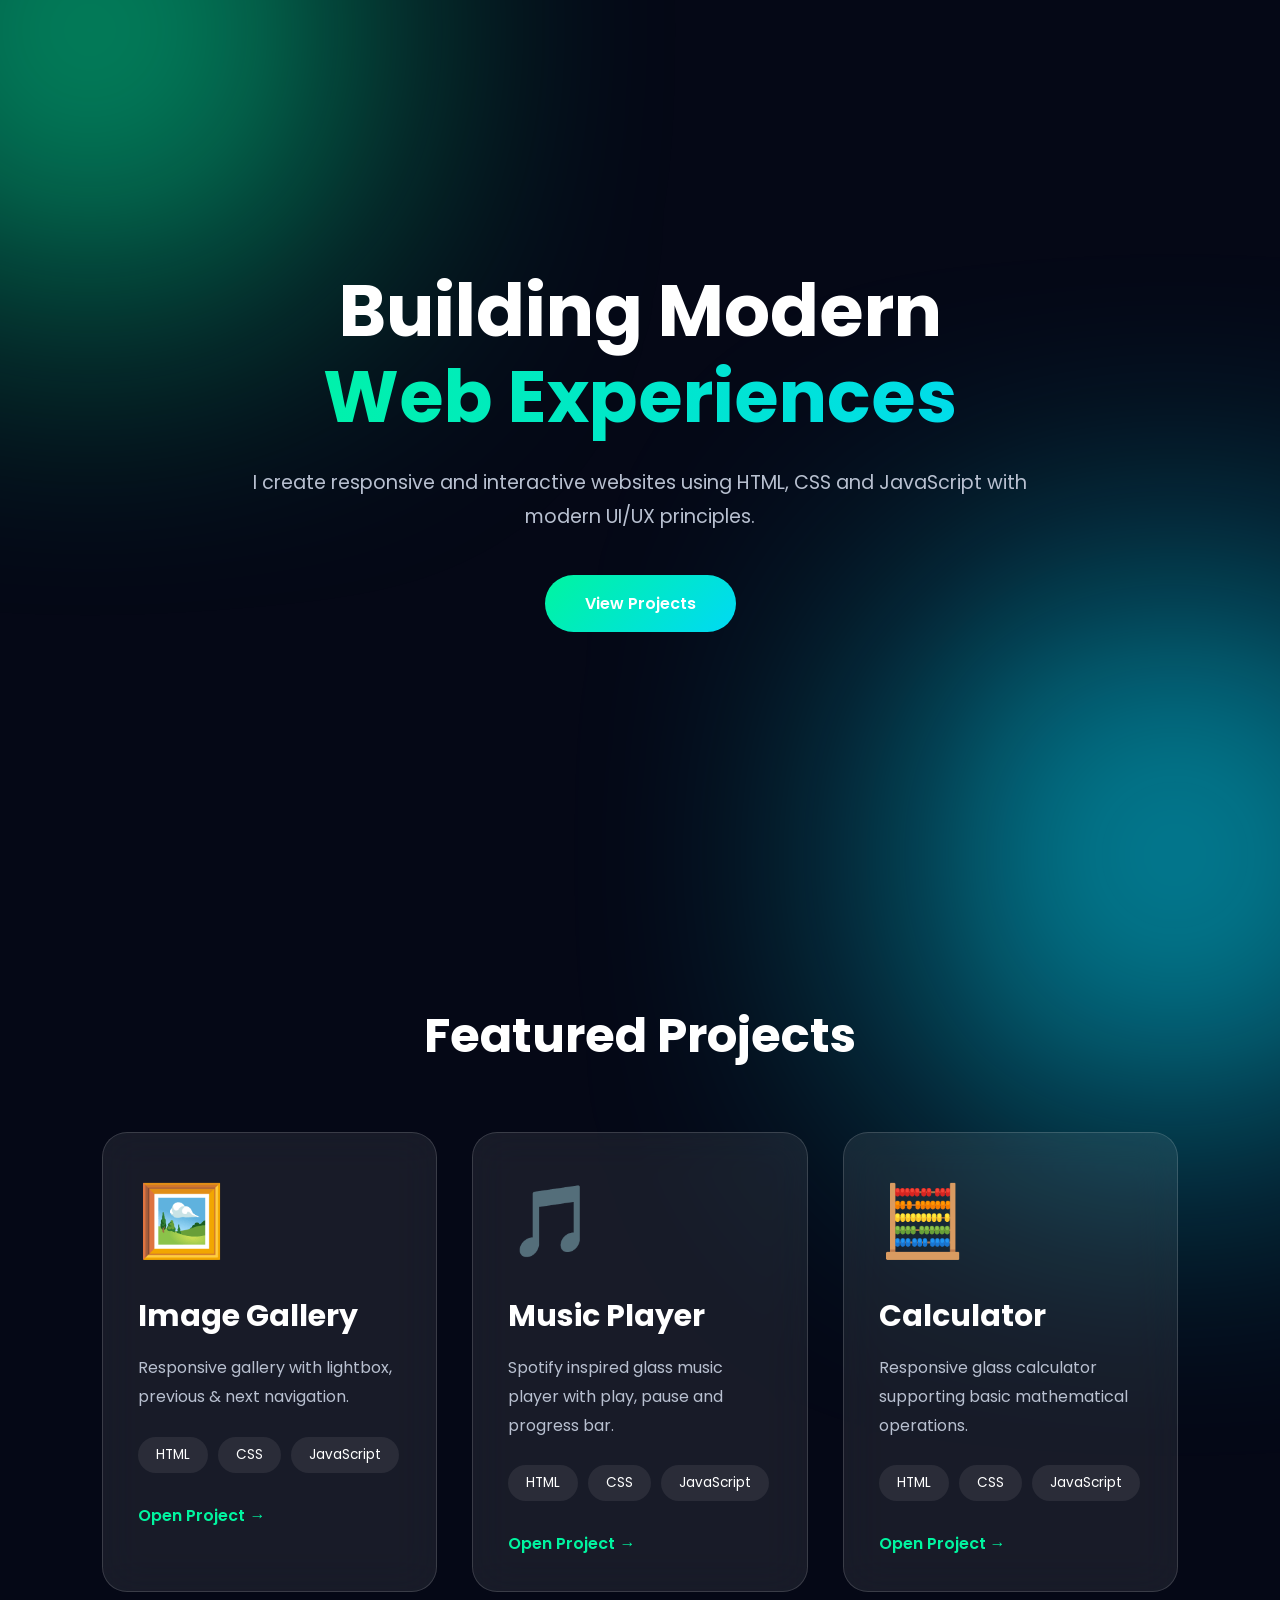
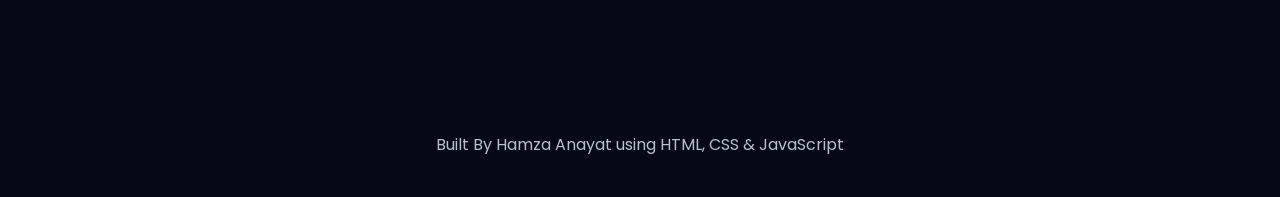
<file: index.html>
<!DOCTYPE html>
<html lang="en">

<head>

    <meta charset="UTF-8">
    <meta name="viewport" content="width=device-width, initial-scale=1.0">

    <title>Portfolio</title>

    <!-- Google Font -->

    <link rel="preconnect" href="https://fonts.googleapis.com">

    <link rel="preconnect" href="https://fonts.gstatic.com" crossorigin>

    <link href="https://fonts.googleapis.com/css2?family=Poppins:wght@300;400;500;600;700&display=swap"
        rel="stylesheet">

    <!-- Font Awesome -->

    <link rel="stylesheet"
        href="https://cdnjs.cloudflare.com/ajax/libs/font-awesome/6.6.0/css/all.min.css">

    <!-- CSS -->

    <link rel="stylesheet" href="style.css">

</head>

<body>


    <section id="home" class="hero">

        <div class="hero-content">

            <h1>
                Building Modern
                <span>Web Experiences</span>
            </h1>

            <p>

                I create responsive and interactive websites using
                HTML, CSS and JavaScript with modern UI/UX principles.

            </p>

            <div class="buttons">

                <a href="#projects" class="btn">
                    View Projects
                </a>

            </div>

        </div>

    </section>

    <section id="projects">

        <h2 class="section-title">

            Featured Projects

        </h2>

        <div class="project-grid">

            <!-- Card -->

            <div class="card">

                <div class="icon">

                    🖼️

                </div>

                <h3>Image Gallery</h3>

                <p>

                    Responsive gallery with lightbox,
                    previous & next navigation.

                </p>

                <div class="tags">

                    <span>HTML</span>

                    <span>CSS</span>

                    <span>JavaScript</span>

                </div>

                <a href="Image.html">

                    Open Project →

                </a>

            </div>

            <!-- Card -->

            <div class="card">

                <div class="icon">

                    🎵

                </div>

                <h3>Music Player</h3>

                <p>

                    Spotify inspired glass music player with
                    play, pause and progress bar.

                </p>

                <div class="tags">

                    <span>HTML</span>

                    <span>CSS</span>

                    <span>JavaScript</span>

                </div>

                <a href="music.html">

                    Open Project →

                </a>

            </div>

            <!-- Card -->

            <div class="card">

                <div class="icon">

                    🧮

                </div>

                <h3>Calculator</h3>

                <p>

                    Responsive glass calculator supporting
                    basic mathematical operations.

                </p>

                <div class="tags">

                    <span>HTML</span>

                    <span>CSS</span>

                    <span>JavaScript</span>

                </div>

                <a href="calculator.html">

                    Open Project →

                </a>

            </div>

        </div>

    </section>
  
    <footer>

         Built By Hamza Anayat using HTML, CSS & JavaScript

    </footer>
</body>

</html>
</file>
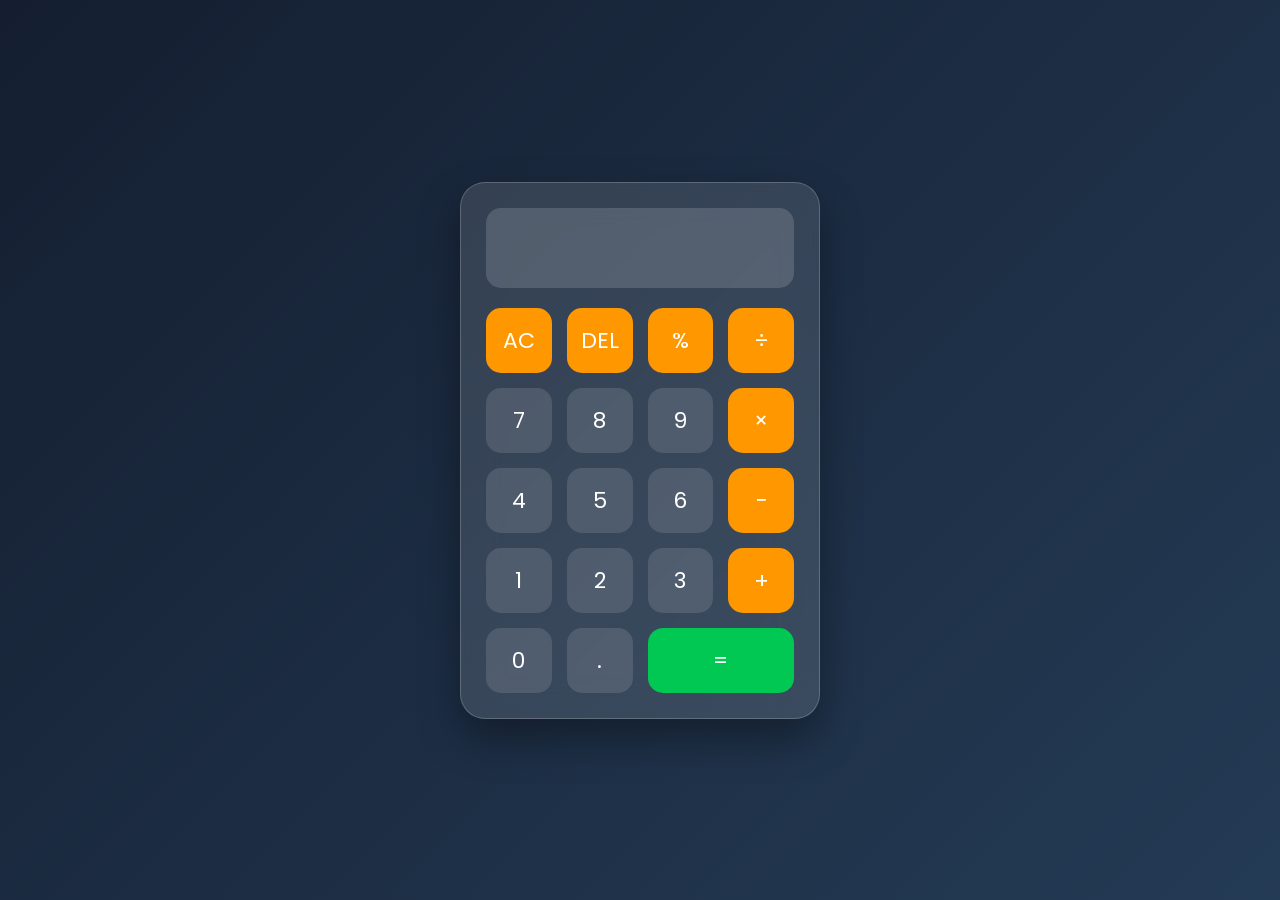
<file: calculator.html>
<!DOCTYPE html>
<html lang="en">
<head>
<meta charset="UTF-8">
<meta name="viewport" content="width=device-width, initial-scale=1.0">
<title>Calculator</title>

<link rel="stylesheet" href="calculator.css">

<link rel="preconnect" href="https://fonts.googleapis.com">
<link href="https://fonts.googleapis.com/css2?family=Poppins:wght@300;500;700&display=swap" rel="stylesheet">

</head>
<body>

<div class="calculator">

<input type="text" id="display" readonly>

<div class="buttons">

<button class="operator" onclick="clearDisplay()">AC</button>
<button class="operator" onclick="deleteLast()">DEL</button>
<button class="operator" onclick="append('%')">%</button>
<button class="operator" onclick="append('/')">÷</button>

<button onclick="append('7')">7</button>
<button onclick="append('8')">8</button>
<button onclick="append('9')">9</button>
<button class="operator" onclick="append('*')">×</button>

<button onclick="append('4')">4</button>
<button onclick="append('5')">5</button>
<button onclick="append('6')">6</button>
<button class="operator" onclick="append('-')">−</button>

<button onclick="append('1')">1</button>
<button onclick="append('2')">2</button>
<button onclick="append('3')">3</button>
<button class="operator" onclick="append('+')">+</button>

<button onclick="append('0')">0</button>
<button onclick="append('.')">.</button>

<button class="equal" onclick="calculate()">=</button>

</div>

</div>

<script src="calculator.js"></script>

</body>
</html>
</file>
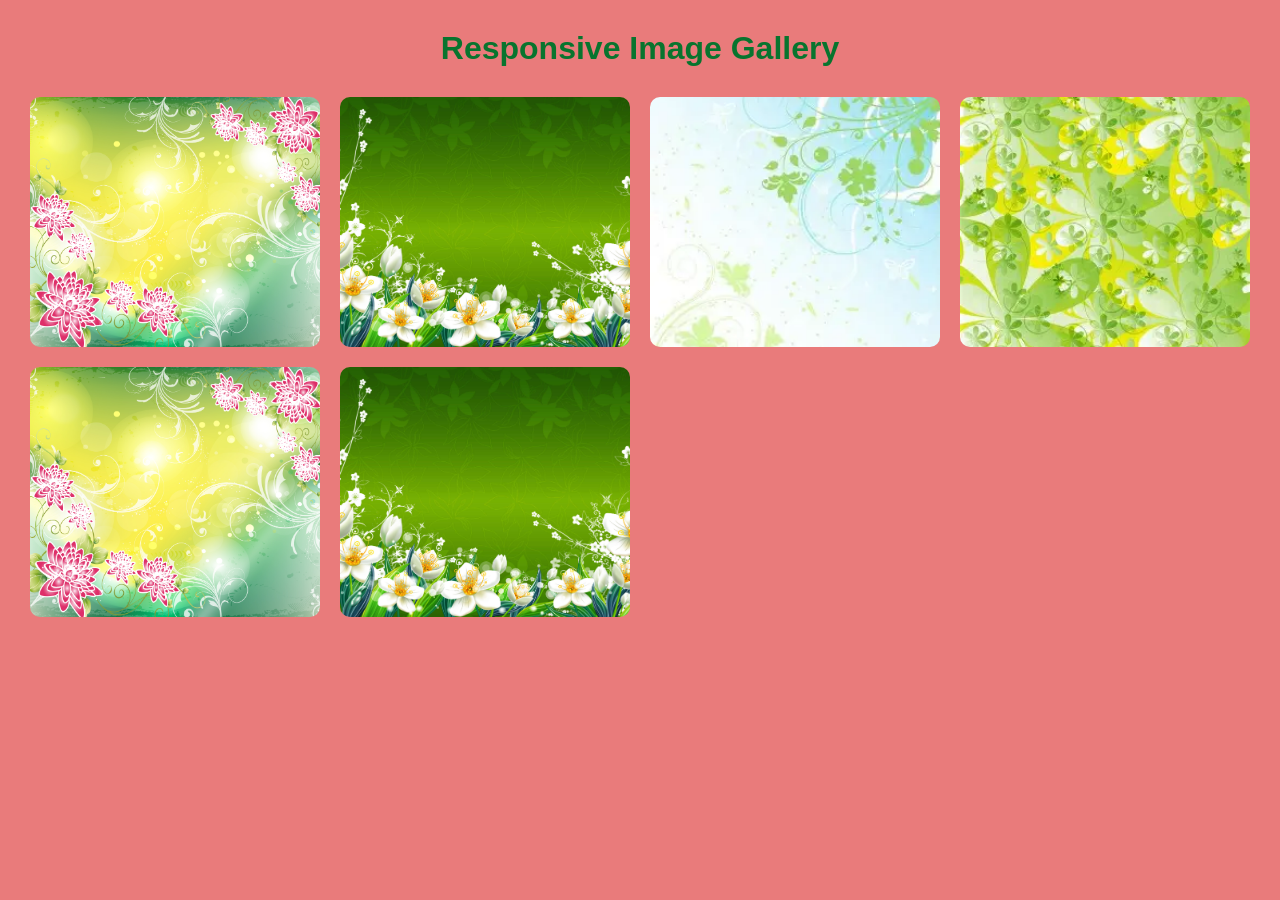
<file: Image.html>
<!DOCTYPE html>
<html lang="en">
<head>
    <meta charset="UTF-8">
    <meta name="viewport" content="width=device-width, initial-scale=1.0">
    <title>Responsive Image Gallery</title>
    <link rel="stylesheet" href="gallery.css">
</head>
<body>

<h1>Responsive Image Gallery</h1>

<div class="gallery">
    <img src="image1.jpg" alt="">
    <img src="image2.jpg" alt="">
    <img src="image3.webp" alt="">
    <img src="image4.webp" alt="">
    <img src="image1.jpg" alt="">
    <img src="image2.jpg" alt="">
</div>

<div class="lightbox">
    <span class="close">&times;</span>

    <button class="prev">&#10094;</button>

    <img class="lightbox-img">

    <button class="next">&#10095;</button>
</div>

<script src="gallery.js"></script>

</body>
</html>
</file>
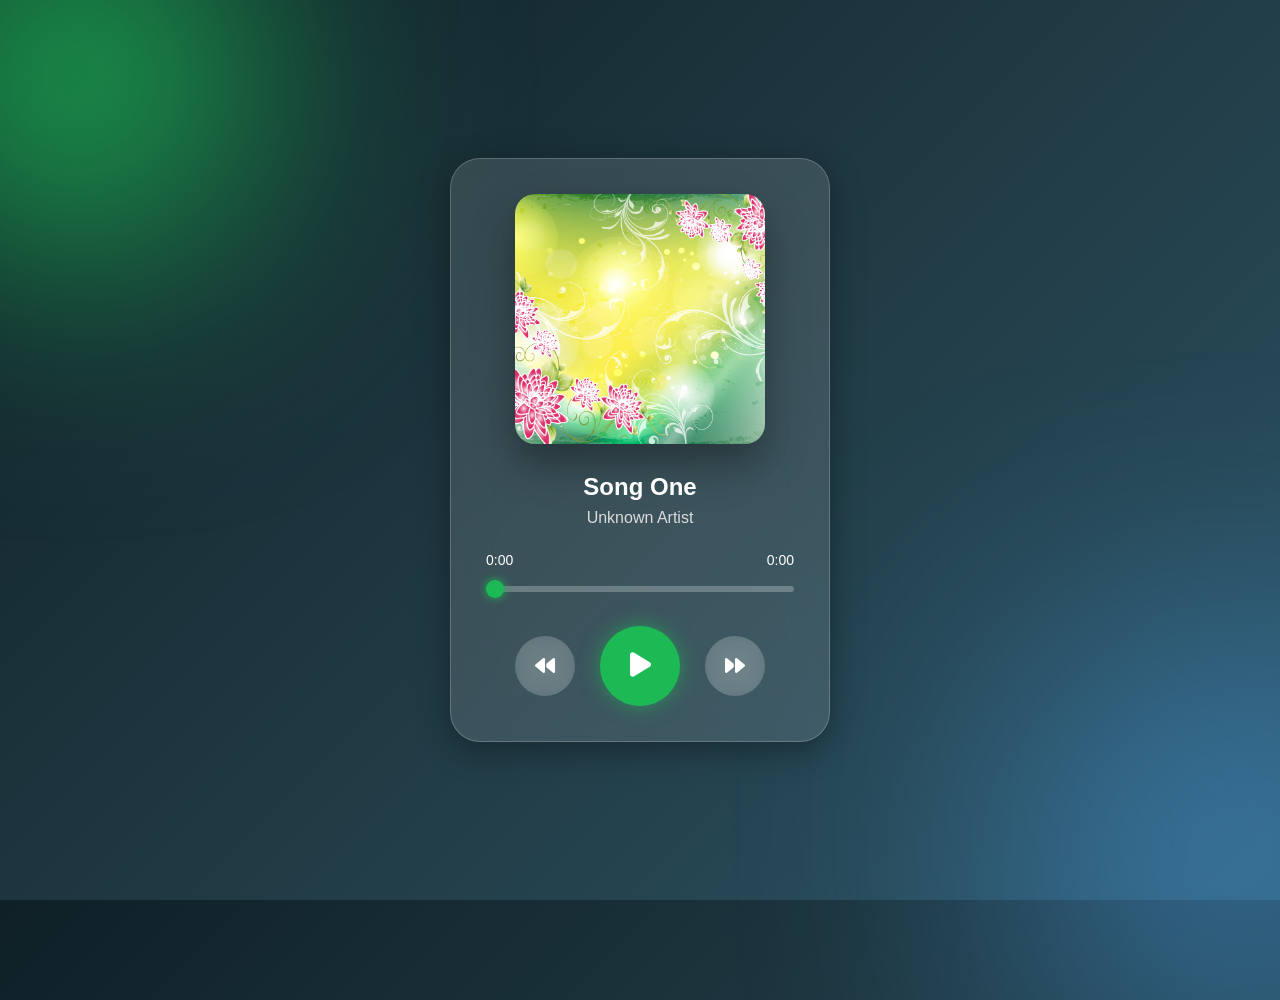
<file: music.html>
<!DOCTYPE html>
<html lang="en">
<head>
<meta charset="UTF-8">
<meta name="viewport" content="width=device-width, initial-scale=1.0">
<title>Music Player</title>

<link rel="stylesheet" href="music.css">

<link
rel="stylesheet"
href="https://cdnjs.cloudflare.com/ajax/libs/font-awesome/6.5.2/css/all.min.css"/>

</head>
<body>

<div class="player">

    <img id="cover" src="image1.jpg">

    <h2 id="title">Song 1</h2>
    <p id="artist">Unknown Artist</p>

    <audio id="audio"></audio>

    <div class="time">
        <span id="current">0:00</span>
        <span id="duration">0:00</span>
    </div>

    <input
        type="range"
        id="progress"
        value="0"
        min="0"
        max="100">

    <div class="controls">

        <button id="prev">
            <i class="fa-solid fa-backward"></i>
        </button>

        <button id="play">
            <i class="fa-solid fa-play"></i>
        </button>

        <button id="next">
            <i class="fa-solid fa-forward"></i>
        </button>

    </div>

</div>

<script src="music.js"></script>

</body>
</html>
</file>
<file: style.css>
@import url('https://fonts.googleapis.com/css2?family=Poppins:wght@300;400;500;600;700&display=swap');

:root{
    --primary:#00F5A0;
    --secondary:#00D9F5;
    --dark:#050816;
    --card:rgba(255,255,255,.08);
    --border:rgba(255,255,255,.15);
    --text:#ffffff;
    --text-light:#B8C0D0;
}

*{
    margin:0;
    padding:0;
    box-sizing:border-box;
    font-family:"Poppins",sans-serif;
    scroll-behavior:smooth;
}

body{
    background:#050816;
    color:var(--text);
    overflow-x:hidden;
    position:relative;
}



body::before,
body::after{
    content:"";
    position:fixed;
    border-radius:50%;
    filter:blur(150px);
    z-index:-1;
}

body::before{
    width:420px;
    height:420px;
    background:#00F5A0;
    top:-180px;
    left:-120px;
    animation:float1 10s ease-in-out infinite alternate;
}

body::after{
    width:450px;
    height:450px;
    background:#00D9F5;
    bottom:-180px;
    right:-120px;
    animation:float2 12s ease-in-out infinite alternate;
}

@keyframes float1{
    to{
        transform:translate(100px,70px);
    }
}

@keyframes float2{
    to{
        transform:translate(-80px,-60px);
    }
}



.hero{
    min-height:100vh;
    display:flex;
    justify-content:center;
    align-items:center;
    text-align:center;
    padding:40px 20px;
}

.hero-content{
    max-width:850px;
}

.hero h1{
    font-size:4.5rem;
    line-height:1.2;
    margin-bottom:25px;
    font-weight:700;
}

.hero h1 span{
    display:block;
    background:linear-gradient(90deg,#00F5A0,#00D9F5);
    -webkit-background-clip:text;
    -webkit-text-fill-color:transparent;
}

.hero p{
    font-size:1.2rem;
    color:var(--text-light);
    line-height:1.8;
    margin-bottom:40px;
}



.buttons{
    display:flex;
    justify-content:center;
}

.btn{
    text-decoration:none;
    padding:16px 40px;
    border-radius:50px;
    background:linear-gradient(135deg,#00F5A0,#00D9F5);
    color:white;
    font-weight:600;
    transition:.35s;
}

.btn:hover{
    transform:translateY(-6px);
    box-shadow:0 0 35px rgba(0,245,160,.45);
}



section{
    padding:100px 8%;
}

.section-title{
    text-align:center;
    font-size:3rem;
    margin-bottom:60px;
}




.project-grid{

    display:grid;

    grid-template-columns:repeat(auto-fit,minmax(320px,1fr));

    gap:35px;

}

.card{

    background:var(--card);

    backdrop-filter:blur(20px);

    border:1px solid var(--border);

    border-radius:25px;

    padding:35px;

    transition:.35s;

}

.card:hover{

    transform:translateY(-12px);

    border-color:#00F5A0;

    box-shadow:
    0 20px 45px rgba(0,0,0,.45),
    0 0 35px rgba(0,245,160,.18);

}

.icon{

    font-size:70px;

    margin-bottom:20px;

}

.card h3{

    font-size:30px;

    margin-bottom:15px;

}

.card p{

    color:var(--text-light);

    line-height:1.8;

    margin-bottom:25px;

}

.tags{

    display:flex;

    gap:10px;

    flex-wrap:wrap;

    margin-bottom:30px;

}

.tags span{

    padding:8px 18px;

    border-radius:40px;

    background:rgba(255,255,255,.08);

    font-size:.85rem;

}

.card a{

    color:#00F5A0;

    text-decoration:none;

    font-weight:600;

    transition:.3s;

}

.card a:hover{

    letter-spacing:1px;

}


footer{

    text-align:center;

    padding:40px;

    color:var(--text-light);

}


@media(max-width:992px){

.hero h1{

font-size:3.5rem;

}

}

@media(max-width:768px){

.hero h1{

font-size:2.8rem;

}

.hero p{

font-size:1rem;

}

.section-title{

font-size:2.3rem;

}

.project-grid{

grid-template-columns:1fr;

}

}

@media(max-width:480px){

.hero{

padding-top:80px;

}

.hero h1{

font-size:2.2rem;

}

.btn{

width:100%;

text-align:center;

}

.card{

padding:25px;

}

.icon{

font-size:55px;

}

}
</file>
<file: calculator.css>
*{
    margin:0;
    padding:0;
    box-sizing:border-box;
    font-family:Poppins,sans-serif;
}

body{
    min-height:100vh;
    display:flex;
    justify-content:center;
    align-items:center;
    background:linear-gradient(135deg,#141E30,#243B55);
}

.calculator{

    width:360px;

    background:rgba(255,255,255,.12);

    backdrop-filter:blur(20px);

    border:1px solid rgba(255,255,255,.2);

    border-radius:25px;

    padding:25px;

    box-shadow:0 20px 40px rgba(0,0,0,.35);
}

#display{

    width:100%;

    height:80px;

    border:none;

    outline:none;

    border-radius:15px;

    padding:20px;

    font-size:32px;

    text-align:right;

    background:rgba(255,255,255,.15);

    color:white;

    margin-bottom:20px;
}

.buttons{

    display:grid;

    grid-template-columns:repeat(4,1fr);

    gap:15px;
}

button{

    height:65px;

    border:none;

    border-radius:15px;

    font-size:22px;

    cursor:pointer;

    color:white;

    background:rgba(255,255,255,.12);

    transition:.25s;
}

button:hover{

    transform:scale(1.05);

    background:rgba(255,255,255,.22);
}

.operator{

    background:#ff9800;
}

.operator:hover{

    background:#ffb74d;
}

.equal{

    grid-column:span 2;

    background:#00c853;
}

.equal:hover{

    background:#00e676;
}

@media(max-width:450px){

.calculator{
    width:95%;
}

button{
    height:60px;
}

#display{
    font-size:28px;
}

}
</file>
<file: gallery.css>
*{
    margin:0;
    padding:0;
    box-sizing:border-box;
    font-family:Arial,sans-serif;
}

body{
    background:#d70b0b89;
    padding:30px;
}

h1{
    color: #08742e;
    text-align:center;
    margin-bottom:30px;
}

.gallery{
    display:grid;
    grid-template-columns:repeat(auto-fit,minmax(250px,1fr));
    gap:20px;
}

.gallery img{
    width:100%;
    height:250px;
    object-fit:cover;
    border-radius:10px;
    cursor:pointer;
    transition:.3s;
}

.gallery img:hover{
    transform:scale(1.05);
    box-shadow:0 10px 20px rgba(0,0,0,.3);
}

.lightbox{
    position:fixed;
    inset:0;
    background:rgba(0,0,0,.9);
    display:none;
    justify-content:center;
    align-items:center;
}

.lightbox.active{
    display:flex;
}

.lightbox img{
    max-width:90%;
    max-height:80%;
    border-radius:10px;
}

.close{
    position:absolute;
    top:20px;
    right:40px;
    color:white;
    font-size:45px;
    cursor:pointer;
}

.prev,
.next{
    position:absolute;
    top:50%;
    transform:translateY(-50%);
    background:white;
    border:none;
    padding:15px;
    font-size:24px;
    cursor:pointer;
    border-radius:50%;
}

.prev{
    left:30px;
}

.next{
    right:30px;
}

@media(max-width:768px){

.gallery{
    grid-template-columns:repeat(auto-fit,minmax(180px,1fr));
}

.gallery img{
    height:180px;
}

.prev,.next{
    padding:10px;
}
}
</file>
<file: music.css>
:root{
    --primary:#1db954;
    --bg1:#0f2027;
    --bg2:#203a43;
    --bg3:#2c5364;
    --glass:rgba(255,255,255,.12);
    --border:rgba(255,255,255,.2);
    --text:#fff;
}

*{
    margin:0;
    padding:0;
    box-sizing:border-box;
    font-family:"Poppins",sans-serif;
}

body{
    min-height:100vh;
    display:flex;
    justify-content:center;
    align-items:center;
    background:
    linear-gradient(135deg,#0f2027,#203a43,#2c5364);
    overflow:hidden;
}

/* Background Glow */

body::before{
    content:"";
    position:absolute;
    width:350px;
    height:350px;
    background:#1db954;
    border-radius:50%;
    filter:blur(130px);
    top:-100px;
    left:-100px;
}

body::after{
    content:"";
    position:absolute;
    width:300px;
    height:300px;
    background:#4facfe;
    border-radius:50%;
    filter:blur(140px);
    bottom:-100px;
    right:-100px;
}

.player{

    position:relative;
    z-index:10;

    width:380px;

    padding:35px;

    border-radius:30px;

    background:var(--glass);

    backdrop-filter:blur(20px);

    border:1px solid var(--border);

    box-shadow:
    0 8px 32px rgba(0,0,0,.35);

    text-align:center;
}

.player img{

    width:250px;
    height:250px;

    object-fit:cover;

    border-radius:20px;

    box-shadow:0 20px 40px rgba(0,0,0,.35);

    transition:.4s;
}

.player img:hover{
    transform:scale(1.03);
}

h2{

    color:white;

    margin-top:25px;

    font-size:24px;
}

p{

    color:#dcdcdc;

    margin:8px 0 25px;
}

.time{

    display:flex;

    justify-content:space-between;

    color:white;

    font-size:14px;

    margin-bottom:10px;
}

/* Progress Bar */

#progress{

    width:100%;

    height:6px;

    appearance:none;

    border-radius:20px;

    background:rgba(255,255,255,.25);

    cursor:pointer;
}

#progress::-webkit-slider-thumb{

    appearance:none;

    width:18px;

    height:18px;

    background:var(--primary);

    border-radius:50%;

    cursor:pointer;

    box-shadow:0 0 10px var(--primary);
}

/* Controls */

.controls{

    display:flex;

    justify-content:center;

    align-items:center;

    gap:25px;

    margin-top:30px;
}

.controls button{

    width:60px;

    height:60px;

    border:none;

    border-radius:50%;

    background:rgba(255,255,255,.15);

    color:white;

    font-size:20px;

    cursor:pointer;

    backdrop-filter:blur(10px);

    transition:.3s;
}

.controls button:hover{

    transform:translateY(-5px);

    background:rgba(255,255,255,.25);
}

#play{

    width:80px;

    height:80px;

    font-size:28px;

    background:var(--primary);

    box-shadow:0 0 20px rgba(29,185,84,.6);
}

#play:hover{

    transform:scale(1.1);

    box-shadow:0 0 35px rgba(29,185,84,.9);
}

@media(max-width:500px){

.player{

    width:90%;
    padding:25px;
}

.player img{

    width:100%;
    height:260px;
}
}
</file>
